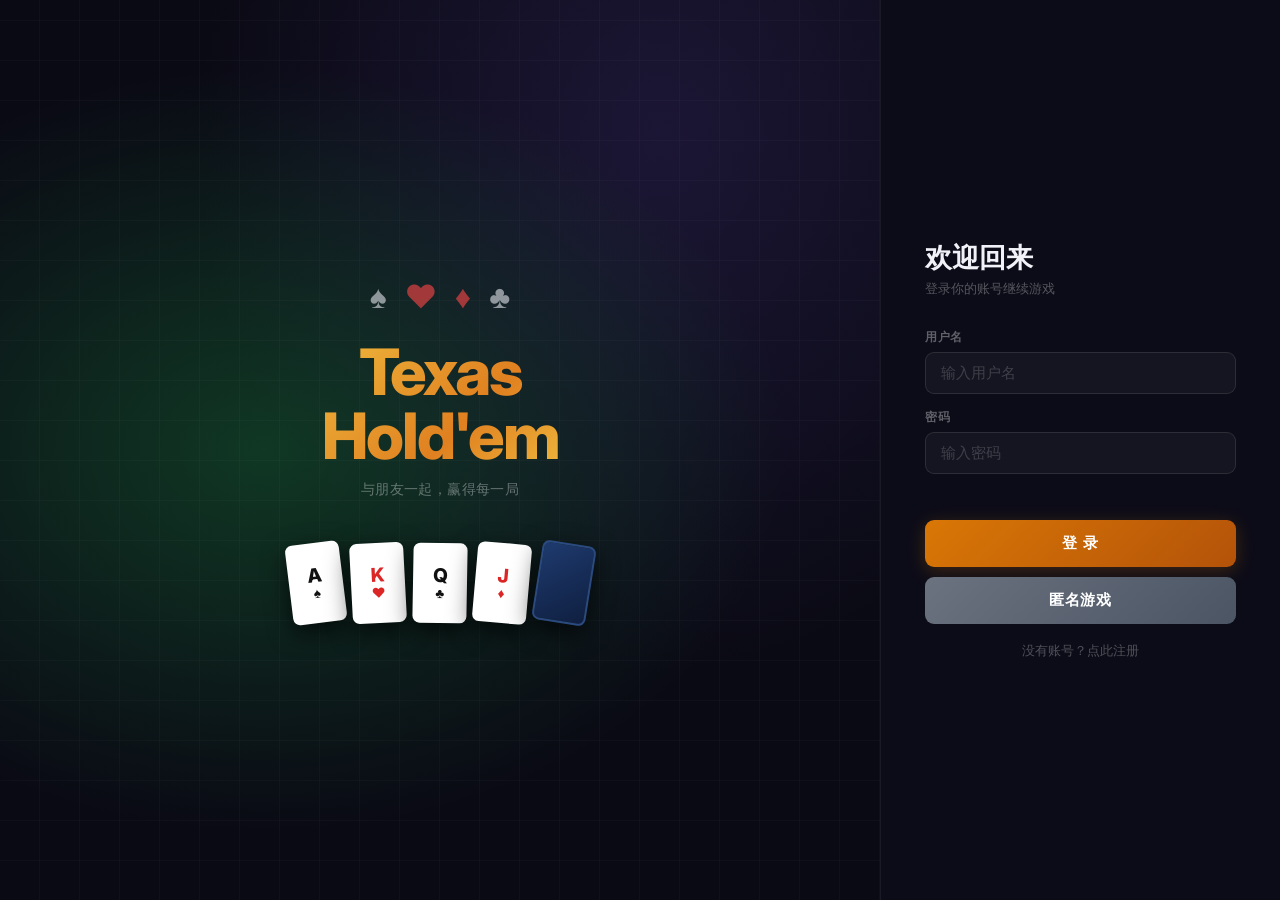
<file: frontend/index.html>
<!DOCTYPE html>
<html lang="zh">
<head>
  <meta charset="UTF-8">
  <meta name="viewport" content="width=device-width, initial-scale=1.0">
  <title>Texas Hold'em</title>
  <link rel="stylesheet" href="style.css">
</head>
<body>

<!-- Auth -->
<div class="auth-overlay" id="authOverlay">
  <div class="auth-visual">
    <div class="auth-visual-inner">
      <div class="av-suits">
        <span class="av-suit black">♠</span>
        <span class="av-suit red">♥</span>
        <span class="av-suit red">♦</span>
        <span class="av-suit black">♣</span>
      </div>
      <h1 class="av-title">Texas<br>Hold'em</h1>
      <p class="av-sub">与朋友一起，赢得每一局</p>
      <div class="av-cards">
        <div class="av-card black">A<span>♠</span></div>
        <div class="av-card red">K<span>♥</span></div>
        <div class="av-card black">Q<span>♣</span></div>
        <div class="av-card red">J<span>♦</span></div>
        <div class="av-card back"></div>
      </div>
    </div>
  </div>
  <div class="auth-form-panel">
    <div class="auth-box">
      <h2 id="authTitle">欢迎回来</h2>
      <p class="auth-hint" id="authSub">登录你的账号继续游戏</p>
      <div class="auth-field">
        <label>用户名</label>
        <input type="text" id="authUsername" placeholder="输入用户名" maxlength="16" autocomplete="username">
      </div>
      <div class="auth-field">
        <label>密码</label>
        <input type="password" id="authPassword" placeholder="输入密码" maxlength="32" autocomplete="current-password">
      </div>
      <div class="auth-error" id="authError"></div>
      <button class="auth-btn" id="authBtn" onclick="doAuth()">登 录</button>
      <button class="auth-btn" style="margin-top:10px;background:linear-gradient(135deg,#6b7280,#4b5563);box-shadow:none" onclick="doAnonymous()">匿名游戏</button>
      <div class="auth-toggle" id="authToggle" onclick="toggleAuthMode()">没有账号？点此注册</div>
    </div>
  </div>
</div>

<!-- Lobby -->
<div class="lobby" id="lobbyPage" style="display:none">
  <div class="lobby-hero">
    <h1>♠ Texas Hold'em ♦</h1>
    <p class="subtitle">在线多人德州扑克</p>
  </div>

  <!-- User bar -->
  <div class="user-bar">
    <div class="avatar" id="ubarAvatar">-</div>
    <div class="uinfo">
      <div class="uname" id="ubarName">-</div>
      <div class="ustats" id="ubarStats"></div>
    </div>
    <div class="chips-badge" id="ubarChips">-</div>
    <button class="btn btn-ghost btn-sm" onclick="location.href='profile.html'">我的</button>
    <button class="logout-btn" onclick="logout()">退出</button>
  </div>

  <!-- Rejoin banner -->
  <div class="rejoin-banner" id="rejoinBanner">
    <span>⚡ 你还有一局进行中</span>
    <div class="rbtns">
      <button class="btn btn-green btn-sm" onclick="rejoinGame()">重新连线</button>
      <button class="btn btn-ghost btn-sm" onclick="dismissRejoin()">忽略</button>
    </div>
  </div>

  <!-- Create / Join -->
  <div class="cards-row">
    <div class="card-box">
      <div class="box-title">♦ 创建房间</div>
      <div class="form-row">
        <label>座位数</label>
        <select id="maxPlayers">
          <option value="2">2 人</option>
          <option value="4">4 人</option>
          <option value="6" selected>6 人</option>
          <option value="9">9 人</option>
        </select>
      </div>
      <div class="form-row">
        <label>小盲注</label>
        <input type="number" id="smallBlind" value="10" min="1" max="500">
      </div>
      <div class="form-row">
        <label>初始筹码</label>
        <input type="number" id="startingChips" value="1000" min="100" max="100000" step="100">
      </div>
      <button class="btn btn-green btn-block" onclick="createRoom()">创 建 房 间</button>
    </div>
    <div class="card-box">
      <div class="box-title">♣ 加入房间</div>
      <div class="form-row">
        <label>房间号</label>
        <input type="text" class="room-input" id="joinRoomId" placeholder="输入房间号" maxlength="8">
      </div>
      <button class="btn btn-blue btn-block" onclick="joinRoom()" style="margin-top:28px">加 入 房 间</button>
    </div>
  </div>

  <!-- Room list -->
  <div class="section-card">
    <div class="sec-header">
      <span class="sec-title">当前房间</span>
      <button class="btn btn-ghost btn-sm" onclick="loadRooms()">刷新</button>
    </div>
    <div style="overflow-x:auto;-webkit-overflow-scrolling:touch">
    <table style="min-width:480px">
      <thead><tr><th>房间号</th><th>人数</th><th>盲注</th><th>初始筹码</th><th>状态</th><th></th></tr></thead>
      <tbody id="roomTbody">
        <tr><td colspan="6" style="color:var(--muted);text-align:center;padding:18px">加载中...</td></tr>
      </tbody>
    </table>
    </div>
  </div>

  <!-- Leaderboard -->
  <div class="section-card" id="leaderboardSection">
    <div class="sec-header">
      <span class="sec-title">🏆 排行榜</span>
    </div>
    <div style="overflow-x:auto;-webkit-overflow-scrolling:touch">
    <table style="min-width:480px">
      <thead><tr><th>#</th><th>玩家</th><th>筹码</th><th>胜/总局</th><th>总赢</th><th>最大底池</th></tr></thead>
      <tbody id="lbTbody">
        <tr><td colspan="6" style="color:var(--muted);text-align:center;padding:18px">加载中...</td></tr>
      </tbody>
    </table>
    </div>
  </div>

  <!-- Hand history preview -->
  <div class="section-card">
    <div class="sec-header">
      <span class="sec-title">🃏 最近对局</span>
      <button class="btn btn-ghost btn-sm" onclick="location.href='profile.html'">查看全部 →</button>
    </div>
    <div id="myHandsList" style="color:var(--muted);text-align:center;padding:18px">加载中...</div>
  </div>
</div>

<script src="js/lobby.js"></script>
</body>
</html>
</file>
<file: frontend/style.css>
@import url('https://fonts.googleapis.com/css2?family=Inter:wght@400;500;600;700;800&display=swap');

*, *::before, *::after { box-sizing: border-box; margin: 0; padding: 0; }

:root {
  --bg:       #0d0d14;
  --bg2:      #111118;
  --surface:  #18182a;
  --surface2: #1e1e30;
  --border:   #2a2a40;
  --gold:     #f0c040;
  --green:    #22c55e;
  --red:      #ef4444;
  --blue:     #3b82f6;
  --purple:   #a855f7;
  --text:     #e2e2f0;
  --muted:    #777;
  --r:        10px;
}

body { font-family: 'Inter', 'PingFang SC', 'Microsoft YaHei', sans-serif; background: var(--bg); color: var(--text); min-height: 100vh; }

::-webkit-scrollbar { width: 5px; }
::-webkit-scrollbar-track { background: var(--bg2); }
::-webkit-scrollbar-thumb { background: var(--border); border-radius: 3px; }

/* ─── AUTH ─── */
.auth-overlay {
  position: fixed; inset: 0; display: flex; z-index: 100;
}
.auth-visual {
  flex: 1; display: flex; align-items: center; justify-content: center;
  padding: 60px;
  background:
    radial-gradient(ellipse at 30% 50%, rgba(22,101,52,.5) 0%, transparent 60%),
    radial-gradient(ellipse at 75% 15%, rgba(127,90,240,.15) 0%, transparent 50%),
    #0a0a14;
  position: relative; overflow: hidden;
}
.auth-visual::before {
  content:''; position:absolute; inset:0;
  background: repeating-linear-gradient(0deg, transparent, transparent 39px, rgba(255,255,255,.025) 39px, rgba(255,255,255,.025) 40px),
              repeating-linear-gradient(90deg, transparent, transparent 39px, rgba(255,255,255,.025) 39px, rgba(255,255,255,.025) 40px);
}
.auth-visual-inner { position:relative; z-index:1; text-align:center; }

.av-suits { display:flex; gap:18px; justify-content:center; margin-bottom:24px; }
.av-suit { font-size:2rem; opacity:.65; animation: float 3s ease-in-out infinite; }
.av-suit:nth-child(2) { animation-delay:.3s; }
.av-suit:nth-child(3) { animation-delay:.6s; }
.av-suit:nth-child(4) { animation-delay:.9s; }
.av-suit.red { color:#ef4444; }
.av-suit.black { color:#d1d5db; }
@keyframes float { 0%,100%{transform:translateY(0)} 50%{transform:translateY(-7px)} }

.av-title {
  font-size:4rem; font-weight:800; line-height:1; letter-spacing:-2px;
  background: linear-gradient(135deg,#f0c040,#e08020 60%,#f0c040);
  -webkit-background-clip:text; -webkit-text-fill-color:transparent; background-clip:text;
  margin-bottom:12px;
}
.av-sub { color:rgba(255,255,255,.35); font-size:.9rem; letter-spacing:.4px; margin-bottom:44px; }

.av-cards { display:flex; gap:8px; justify-content:center; align-items:flex-end; }
.av-card {
  width:54px; height:80px; border-radius:7px;
  display:flex; flex-direction:column; align-items:center; justify-content:center;
  font-size:1.2rem; font-weight:800; line-height:1; gap:2px;
  box-shadow:0 8px 24px rgba(0,0,0,.7); background:#fff; transition:transform .25s;
}
.av-card span { font-size:.85rem; }
.av-card.red { color:#dc2626; }
.av-card.black { color:#111; }
.av-card.back { background:linear-gradient(145deg,#1e3a6e,#0f1f40); border:2px solid #2a4a80; }
.av-card:nth-child(1) { transform:rotate(-7deg); } .av-card:nth-child(1):hover { transform:rotate(-7deg) translateY(-10px); }
.av-card:nth-child(2) { transform:rotate(-3deg); } .av-card:nth-child(2):hover { transform:rotate(-3deg) translateY(-10px); }
.av-card:nth-child(3) { transform:rotate(1deg);  } .av-card:nth-child(3):hover { transform:rotate(1deg)  translateY(-10px); }
.av-card:nth-child(4) { transform:rotate(5deg);  } .av-card:nth-child(4):hover { transform:rotate(5deg)  translateY(-10px); }
.av-card:nth-child(5) { transform:rotate(9deg);  } .av-card:nth-child(5):hover { transform:rotate(9deg)  translateY(-10px); }

.auth-form-panel {
  width:400px; flex-shrink:0; background:#0c0c18;
  border-left:1px solid rgba(255,255,255,.06);
  display:flex; align-items:center; justify-content:center;
  padding:56px 44px;
}
.auth-box { width:100%; }
.auth-box h2 { font-size:1.7rem; font-weight:700; color:#f1f1f8; margin-bottom:4px; }
.auth-hint { color:rgba(255,255,255,.3); font-size:.83rem; margin-bottom:32px; }

.auth-field { margin-bottom:16px; }
.auth-field label { display:block; font-size:.72rem; font-weight:600; color:rgba(255,255,255,.35); text-transform:uppercase; letter-spacing:.7px; margin-bottom:7px; }
.auth-field input {
  width:100%; padding:12px 15px;
  background:rgba(255,255,255,.04); border:1px solid rgba(255,255,255,.1);
  border-radius:9px; color:#f1f1f8; font-size:.93rem; outline:none;
  transition:border-color .2s,box-shadow .2s;
}
.auth-field input::placeholder { color:rgba(255,255,255,.18); }
.auth-field input:focus { border-color:var(--gold); box-shadow:0 0 0 3px rgba(240,192,64,.1); }

.auth-error { color:#f87171; font-size:.8rem; min-height:18px; margin-bottom:12px; }
.auth-btn {
  width:100%; padding:13px; border:none; border-radius:9px;
  background:linear-gradient(135deg,#d97706,#b45309);
  color:#fff; font-size:.95rem; font-weight:700; letter-spacing:.8px;
  cursor:pointer; transition:filter .2s,transform .1s;
  box-shadow:0 4px 18px rgba(217,119,6,.25);
}
.auth-btn:hover { filter:brightness(1.1); }
.auth-btn:active { transform:scale(.98); }
.auth-toggle { color:rgba(255,255,255,.28); cursor:pointer; font-size:.82rem; margin-top:18px; text-align:center; transition:color .2s; }
.auth-toggle:hover { color:var(--gold); }

@media (max-width:700px) {
  .auth-visual { display:none; }
  .auth-form-panel { width:100%; padding:48px 28px; }
}

/* ─── LOBBY ─── */
.lobby { max-width:880px; margin:0 auto; padding:32px 20px 60px; }

.lobby-hero { text-align:center; margin-bottom:28px; }
.lobby-hero h1 {
  font-size:2.2rem; font-weight:800; letter-spacing:2px;
  background:linear-gradient(135deg,var(--gold),#e08020);
  -webkit-background-clip:text; -webkit-text-fill-color:transparent; background-clip:text;
  margin-bottom:4px;
}
.lobby-hero .subtitle { color:var(--muted); font-size:.85rem; }

/* User bar */
.user-bar {
  display:flex; flex-direction:row; align-items:center; gap:14px;
  background:var(--surface); border:1px solid var(--border);
  border-radius:var(--r); padding:12px 18px; margin-bottom:20px;
}
.user-bar .avatar {
  width:36px; height:36px; border-radius:50%; flex-shrink:0;
  background:linear-gradient(135deg,#7f5af0,#3b82f6);
  display:flex; align-items:center; justify-content:center;
  font-weight:700; font-size:.95rem; color:#fff;
}
.user-bar .uinfo { flex:1; min-width:0; }
.user-bar .uinfo .uname { font-weight:600; font-size:.92rem; }
.user-bar .uinfo .ustats { font-size:.73rem; color:var(--muted); margin-top:2px; }
.chips-badge {
  background:rgba(240,192,64,.1); border:1px solid rgba(240,192,64,.25);
  border-radius:20px; padding:4px 12px; color:var(--gold);
  font-weight:700; font-size:.87rem; white-space:nowrap;
}
.logout-btn {
  background:none; border:1px solid var(--border); border-radius:7px;
  color:var(--muted); cursor:pointer; padding:5px 12px; font-size:.78rem;
  transition:border-color .2s,color .2s; white-space:nowrap; flex-shrink:0;
}
.logout-btn:hover { border-color:var(--red); color:var(--red); }

/* Rejoin banner */
.rejoin-banner {
  display:none; flex-direction:row; align-items:center; justify-content:space-between;
  gap:12px;
  background:rgba(34,197,94,.06); border:1px solid rgba(34,197,94,.3);
  border-radius:var(--r); padding:11px 18px; margin-bottom:16px;
}
.rejoin-banner.show { display:flex; }
.rejoin-banner > span { color:var(--green); font-weight:500; font-size:.88rem; }
.rejoin-banner .rbtns { display:flex; gap:8px; flex-shrink:0; }

/* Grid */
.cards-row { display:grid; grid-template-columns:1fr 1fr; gap:14px; margin-bottom:16px; }

/* Card box */
.card-box { background:var(--surface); border:1px solid var(--border); border-radius:var(--r); padding:22px; }
.card-box .box-title { font-size:.92rem; font-weight:600; color:var(--gold); margin-bottom:16px; }

.form-row { margin-bottom:13px; }
.form-row label { display:block; font-size:.74rem; color:var(--muted); margin-bottom:5px; text-transform:uppercase; letter-spacing:.4px; }
.form-row select,
.form-row input[type=number],
.form-row input[type=text] {
  width:100%; padding:9px 11px; background:var(--bg2); border:1px solid var(--border);
  border-radius:7px; color:var(--text); font-size:.88rem; outline:none; transition:border-color .2s;
}
.form-row select:focus, .form-row input:focus { border-color:var(--gold); }

/* Section card */
.section-card { background:var(--surface); border:1px solid var(--border); border-radius:var(--r); padding:18px 22px; margin-bottom:14px; }
.section-card .sec-header {
  display:flex; align-items:center; justify-content:space-between;
  margin-bottom:14px;
}
.section-card .sec-title { font-size:.92rem; font-weight:600; color:var(--gold); }

/* ─── BUTTONS ─── */
/* Base: auto width (use .btn-block for full-width) */
.btn {
  display:inline-flex; align-items:center; justify-content:center;
  padding:10px 20px; border:none; border-radius:8px;
  cursor:pointer; font-size:.88rem; font-weight:600;
  transition:filter .15s,transform .1s; letter-spacing:.2px;
  white-space:nowrap;
}
.btn:hover { filter:brightness(1.1); }
.btn:active { transform:scale(.97); }
.btn-block { width:100%; margin-top:8px; }

.btn-green  { background:linear-gradient(135deg,#16a34a,#15803d); color:#fff; }
.btn-blue   { background:linear-gradient(135deg,#2563eb,#1d4ed8); color:#fff; }
.btn-gold   { background:linear-gradient(135deg,#d97706,#b45309); color:#fff; }
.btn-fold   { background:linear-gradient(135deg,#dc2626,#b91c1c); color:#fff; }
.btn-check  { background:linear-gradient(135deg,#16a34a,#15803d); color:#fff; }
.btn-call   { background:linear-gradient(135deg,#2563eb,#1d4ed8); color:#fff; }
.btn-raise  { background:linear-gradient(135deg,#7c3aed,#6d28d9); color:#fff; }
.btn-allin  { background:linear-gradient(135deg,#ea580c,#c2410c); color:#fff; }
.btn-ready  { background:linear-gradient(135deg,#16a34a,#15803d); color:#fff; }
.btn-ghost  { background:rgba(255,255,255,.05); border:1px solid var(--border); color:var(--muted); }
.btn-sm     { padding:4px 12px; font-size:.76rem; border-radius:6px; }
.btn-xs     { padding:3px 9px; font-size:.73rem; border-radius:5px; }

/* Table */
table { width:100%; border-collapse:collapse; }
thead tr { border-bottom:1px solid var(--border); }
th { padding:9px 12px; text-align:left; font-size:.73rem; font-weight:600; color:var(--muted); text-transform:uppercase; letter-spacing:.4px; }
td { padding:10px 12px; font-size:.86rem; border-bottom:1px solid rgba(255,255,255,.04); }
tbody tr:last-child td { border-bottom:none; }
tbody tr:hover td { background:rgba(255,255,255,.025); }

.badge { display:inline-flex; align-items:center; padding:2px 9px; border-radius:20px; font-size:.73rem; font-weight:600; }
.badge-wait { background:rgba(34,197,94,.12); color:var(--green); border:1px solid rgba(34,197,94,.25); }
.badge-play { background:rgba(239,68,68,.12); color:var(--red);   border:1px solid rgba(239,68,68,.25); }

/* Hand history */
.hand-item {
  background: var(--bg2); border: 1px solid var(--border);
  border-radius: 9px; padding: 14px 16px; margin-bottom: 8px;
  transition: border-color .15s;
}
.hand-item:hover { border-color: #3a3a58; }
.hand-item:last-child { margin-bottom: 0; }

.hand-header {
  display: flex; align-items: center; justify-content: space-between;
  margin-bottom: 10px;
}
.hand-room { font-size: .74rem; color: var(--muted); }
.hand-result {
  display: flex; align-items: center; gap: 10px;
}
.hand-pot { font-size: .74rem; color: var(--muted); }
.hand-net {
  font-size: .85rem; font-weight: 700; min-width: 52px; text-align: right;
}
.hand-net.win  { color: var(--green); }
.hand-net.loss { color: var(--red); }
.hand-net.even { color: var(--muted); }

.hand-community { display: flex; gap: 4px; margin-bottom: 10px; flex-wrap: wrap; }
.mini-card {
  display: inline-flex; align-items: center; justify-content: center;
  background: #fff; border-radius: 4px; padding: 1px 5px;
  font-size: .8rem; font-weight: 800; line-height: 1.6;
  box-shadow: 0 1px 4px rgba(0,0,0,.4);
}
.mini-card.red { color: #dc2626; }
.mini-card.black { color: #111; }

.hand-players { display: flex; flex-wrap: wrap; gap: 5px; }
.player-tag {
  display: inline-flex; align-items: center; gap: 4px;
  padding: 3px 9px; border-radius: 20px; font-size: .75rem;
  border: 1px solid var(--border); background: rgba(255,255,255,.04);
  color: var(--muted);
}
.player-tag.is-me     { border-color: rgba(240,192,64,.4); background: rgba(240,192,64,.08); color: var(--gold); font-weight: 600; }
.player-tag.is-winner { border-color: rgba(34,197,94,.35); background: rgba(34,197,94,.08); color: var(--green); }
.player-tag.is-me.is-winner { border-color: var(--gold); background: rgba(240,192,64,.15); color: var(--gold); font-weight: 700; }
.player-tag.is-folded { opacity: .5; }

/* Join room input */
input[type=text].room-input {
  width:100%; padding:9px 11px; background:var(--bg2); border:1px solid var(--border);
  border-radius:7px; color:var(--text); font-size:.88rem; outline:none; transition:border-color .2s;
}
input[type=text].room-input:focus { border-color:var(--gold); }

/* ─── GAME ─── */
.game-wrap {
  height:100vh; display:flex; flex-direction:column; overflow:hidden;
  background:radial-gradient(ellipse at 50% 25%, #0d2017 0%, var(--bg) 65%);
}

.game-header {
  display:flex; align-items:center; justify-content:space-between;
  padding:8px 16px; gap:12px;
  background:rgba(0,0,0,.6); border-bottom:1px solid var(--border);
  flex-shrink:0;
}
.hdr-info { font-size:.8rem; color:var(--muted); }
.hdr-info strong { color:var(--gold); }
.hdr-pot {
  background:rgba(240,192,64,.1); border:1px solid rgba(240,192,64,.2);
  border-radius:20px; padding:4px 14px;
  color:var(--gold); font-weight:700; font-size:.85rem;
}
.hdr-actions { display:flex; align-items:center; gap:6px; }

.table-area {
  flex:1; display:flex; align-items:center; justify-content:center;
  padding:16px; overflow:hidden;
}

.felt {
  width:100%; max-width:820px;
  aspect-ratio:16/9;
  background:radial-gradient(ellipse at center,#1a5c34 0%,#0f3d22 55%,#0a2d18 100%);
  border-radius:50%; border:12px solid #5a3d1a;
  box-shadow:0 0 0 3px #7a5528, 0 0 60px rgba(0,0,0,.9), inset 0 0 50px rgba(0,0,0,.4);
  position:relative; display:flex; flex-direction:column;
  align-items:center; justify-content:center;
}

.community-area { display:flex; gap:7px; margin-bottom:7px; }
.pot-display {
  color:var(--gold); font-weight:700; font-size:.92rem;
  background:rgba(0,0,0,.45); border-radius:20px; padding:2px 12px;
}

/* Cards */
.card {
  width:50px; height:72px; border-radius:7px;
  display:flex; align-items:center; justify-content:center;
  font-size:.88rem; font-weight:800; flex-direction:column; line-height:1; gap:1px;
  box-shadow:0 3px 10px rgba(0,0,0,.6); user-select:none;
}
.card-back { background:linear-gradient(145deg,#1e3a6e,#0f1f40); border:2px solid #2a4a80; }
.card-face { background:#fff; border:2px solid #ddd; }
.card-face.red { color:#dc2626; }
.card-face.black { color:#111; }

/* Seats */
.seats { position:absolute; inset:0; }
.seat {
  position:absolute; display:flex; flex-direction:column;
  align-items:center; gap:4px; transform:translate(-50%,-50%);
}
.seat-info {
  background:rgba(8,8,18,.88); border:1px solid var(--border);
  border-radius:9px; padding:5px 11px; text-align:center; min-width:88px;
}
.seat-name  { font-size:.76rem; color:var(--text); font-weight:500; }
.seat-chips { font-size:.8rem; color:var(--gold); font-weight:700; }
.seat-bet   { font-size:.7rem; color:var(--muted); }
.seat-cards { display:flex; gap:3px; }
.seat-cards .card { width:32px; height:46px; font-size:.65rem; }

.seat.active .seat-info  { border-color:var(--gold); box-shadow:0 0 14px rgba(240,192,64,.35); }
.seat.folded .seat-info  { opacity:.38; }
.seat.you    .seat-info  { border-color:var(--green); }
.seat.disconnected .seat-info { border-color:#ef4444; opacity:.6; }

.dealer-chip {
  display:inline-flex; align-items:center; justify-content:center;
  background:#fff; color:#000; border-radius:50%; width:16px; height:16px;
  font-size:.58rem; font-weight:900; margin-left:4px;
}

/* Action bar */
.action-bar {
  background:rgba(5,5,12,.9); border-top:1px solid var(--border);
  padding:12px 18px; flex-shrink:0;
}
.status-msg { text-align:center; color:var(--muted); font-size:.85rem; margin-bottom:8px; }
.your-hand { display:flex; gap:7px; justify-content:center; margin-bottom:10px; }
.your-hand .card { width:50px; height:72px; font-size:.9rem; }

.action-buttons { display:flex; gap:8px; justify-content:center; flex-wrap:wrap; }
.action-buttons .btn { padding:9px 20px; }

.timer-bar { height:3px; background:var(--border); border-radius:2px; margin:0 auto 8px; max-width:280px; overflow:hidden; }
.timer-fill { height:100%; background:var(--gold); transition:width 1s linear; }

.raise-input { display:flex; align-items:center; gap:7px; }
.raise-input input { width:85px; padding:8px 10px; background:var(--bg2); border:1px solid var(--border); border-radius:7px; color:var(--text); font-size:.85rem; outline:none; }

/* Chat */
.chat-area {
  background:rgba(4,4,10,.8); border-top:1px solid var(--border);
  padding:7px 14px 9px; max-height:120px; display:flex; flex-direction:column; flex-shrink:0;
}
.chat-messages { flex:1; overflow-y:auto; font-size:.78rem; color:#bbb; margin-bottom:5px; }
.chat-messages p { margin:2px 0; }
.chat-messages .from { color:var(--gold); font-weight:600; }
.chat-input-row { display:flex; gap:7px; }
.chat-input-row input {
  flex:1; padding:6px 10px; background:rgba(255,255,255,.05);
  border:1px solid var(--border); border-radius:6px; color:var(--text);
  font-size:.8rem; outline:none;
}
.chat-input-row input:focus { border-color:var(--border); }
.chat-send-btn {
  padding:6px 12px; background:rgba(255,255,255,.07); border:1px solid var(--border);
  border-radius:6px; color:var(--muted); cursor:pointer; font-size:.78rem;
  transition:background .2s;
}
.chat-send-btn:hover { background:rgba(255,255,255,.12); }

/* Showdown */
.showdown-overlay {
  position:fixed; inset:0;
  background:rgba(0,0,0,.8); z-index:100;
  display:flex; align-items:center; justify-content:center; backdrop-filter:blur(4px);
  opacity:0; pointer-events:none; visibility:hidden;
  transition:opacity .35s ease, visibility 0s .35s;
}
.showdown-overlay.active {
  opacity:1; pointer-events:auto; visibility:visible;
  transition:opacity .35s ease, visibility 0s 0s;
}
.showdown-box {
  background:var(--surface2); border:1px solid var(--border);
  border-radius:16px; padding:28px 32px; min-width:340px; max-width:520px;
  text-align:center; box-shadow:0 24px 48px rgba(0,0,0,.6);
  transform:scale(.85) translateY(20px); transition:transform .35s ease;
}
.showdown-overlay.active .showdown-box { transform:scale(1) translateY(0); }
.showdown-box h2 { color:var(--gold); margin-bottom:14px; font-size:1rem; }

.result-row {
  display:flex; align-items:center; gap:10px;
  padding:9px 11px; border-radius:9px; margin-bottom:7px;
  background:rgba(255,255,255,.04);
}
.result-row.winner { background:rgba(240,192,64,.08); border:1px solid rgba(240,192,64,.22); }
.result-row .rname { flex:1; text-align:left; font-weight:600; font-size:.87rem; }
.result-row .rhand { color:var(--muted); font-size:.78rem; }
.result-row .rwon  { color:var(--green); font-weight:700; min-width:60px; text-align:right; font-size:.87rem; }

/* Profile / History page */
.page-wrap { max-width:860px; margin:0 auto; padding:32px 20px 60px; }
.page-header {
  display:flex; align-items:center; gap:14px; margin-bottom:28px;
}
.back-btn {
  background:rgba(255,255,255,.06); border:1px solid var(--border);
  border-radius:8px; padding:7px 14px; color:var(--muted);
  cursor:pointer; font-size:.82rem; transition:background .2s;
}
.back-btn:hover { background:rgba(255,255,255,.1); color:var(--text); }
.page-title { font-size:1.3rem; font-weight:700; color:var(--text); }

.profile-card {
  background:var(--surface); border:1px solid var(--border);
  border-radius:var(--r); padding:24px; margin-bottom:16px;
  display:flex; align-items:center; gap:20px;
}
.profile-avatar {
  width:64px; height:64px; border-radius:50%; flex-shrink:0;
  background:linear-gradient(135deg,#7f5af0,#3b82f6);
  display:flex; align-items:center; justify-content:center;
  font-weight:800; font-size:1.6rem; color:#fff;
}
.profile-info h2 { font-size:1.2rem; font-weight:700; margin-bottom:4px; }
.profile-info .chips { color:var(--gold); font-weight:700; font-size:1rem; }

.stats-grid { display:grid; grid-template-columns:repeat(4,1fr); gap:12px; margin-bottom:16px; }
.stat-box { background:var(--surface); border:1px solid var(--border); border-radius:var(--r); padding:16px; text-align:center; }
.stat-box .stat-val { font-size:1.4rem; font-weight:800; color:var(--gold); }
.stat-box .stat-lbl { font-size:.73rem; color:var(--muted); margin-top:3px; }

/* ─── ANIMATIONS ─── */

/* Card dealing */
@keyframes dealCard {
  0%   { opacity:0; transform:scale(.3) translateY(-60px) rotate(-15deg); }
  60%  { opacity:1; transform:scale(1.08) translateY(2px) rotate(2deg); }
  100% { opacity:1; transform:scale(1) translateY(0) rotate(0); }
}
.card.deal-anim {
  animation: dealCard .4s cubic-bezier(.17,.67,.35,1.2) both;
}

/* Card flip (community cards) */
.card-flip-container {
  perspective: 600px;
  display:inline-block;
}
.card-flip-inner {
  position:relative;
  transform-style:preserve-3d;
  transition: transform .5s ease;
}
.card-flip-inner.flipped {
  transform: rotateY(180deg);
}
.card-flip-front, .card-flip-back {
  backface-visibility: hidden;
}
.card-flip-back {
  position:absolute; inset:0;
  transform: rotateY(0deg);
}
.card-flip-front {
  transform: rotateY(180deg);
}

/* Chip flying to pot */
@keyframes chipToPot {
  0%   { opacity:1; transform:translate(0,0) scale(1); }
  70%  { opacity:1; }
  100% { opacity:0; transform:translate(var(--dx), var(--dy)) scale(.5); }
}
.chip-token {
  position:absolute; z-index:50; pointer-events:none;
  width:22px; height:22px; border-radius:50%;
  background:linear-gradient(135deg,#f0c040,#d4a020);
  border:2px solid #b8860b;
  box-shadow:0 2px 8px rgba(0,0,0,.5);
  display:flex; align-items:center; justify-content:center;
  font-size:.5rem; font-weight:900; color:#5a3d00;
  animation: chipToPot .6s ease-in both;
}

/* Pot to winner */
@keyframes chipToWinner {
  0%   { opacity:0; transform:translate(var(--dx), var(--dy)) scale(.5); }
  30%  { opacity:1; }
  100% { opacity:1; transform:translate(0,0) scale(1); }
}
.chip-win {
  position:absolute; z-index:50; pointer-events:none;
  width:22px; height:22px; border-radius:50%;
  background:linear-gradient(135deg,#f0c040,#d4a020);
  border:2px solid #b8860b;
  box-shadow:0 2px 8px rgba(0,0,0,.5);
  animation: chipToWinner .6s ease-out both;
}

/* Winner seat glow pulse */
@keyframes winnerGlow {
  0%,100% { box-shadow:0 0 14px rgba(240,192,64,.35); }
  50%     { box-shadow:0 0 30px rgba(240,192,64,.7), 0 0 60px rgba(240,192,64,.3); }
}
.seat.winner .seat-info {
  border-color:var(--gold);
  animation: winnerGlow 1s ease-in-out 3;
}

/* Showdown result rows stagger */
@keyframes resultSlideIn {
  from { opacity:0; transform:translateX(-20px); }
  to   { opacity:1; transform:translateX(0); }
}
.result-row {
  display:flex; align-items:center; gap:10px;
  padding:9px 11px; border-radius:9px; margin-bottom:7px;
  background:rgba(255,255,255,.04);
  animation: resultSlideIn .3s ease both;
}

/* ─── EMOJI INTERACTIONS ─── */

.emoji-trigger {
  background:none; border:1px solid var(--border); border-radius:6px;
  color:var(--muted); cursor:pointer; padding:6px 10px; font-size:1rem;
  transition:background .2s, border-color .2s;
  position:relative;
}
.emoji-trigger:hover { background:rgba(255,255,255,.08); border-color:var(--gold); }

.emoji-panel {
  display:none; position:absolute; bottom:100%; left:50%; transform:translateX(-50%);
  background:var(--surface2); border:1px solid var(--border); border-radius:12px;
  padding:10px; margin-bottom:8px;
  box-shadow:0 8px 32px rgba(0,0,0,.6);
  z-index:60;
}
.emoji-panel.show { display:flex; flex-wrap:wrap; gap:6px; }
.emoji-panel .emoji-item {
  width:48px; height:48px; border-radius:10px; border:none;
  background:rgba(255,255,255,.06); cursor:pointer;
  display:flex; flex-direction:column; align-items:center; justify-content:center;
  gap:2px; transition:transform .15s, background .15s;
}
.emoji-panel .emoji-item:hover { transform:scale(1.15); background:rgba(255,255,255,.12); }
.emoji-panel .emoji-item span:first-child { font-size:1.4rem; }
.emoji-panel .emoji-item span:last-child { font-size:.5rem; color:var(--muted); }

/* Emoji floating animation */
@keyframes emojiFloat {
  0%   { opacity:0; transform:translate(-50%,-50%) scale(0); }
  15%  { opacity:1; transform:translate(-50%,-50%) scale(1.5); }
  30%  { transform:translate(-50%,-50%) scale(1.2); }
  80%  { opacity:1; transform:translate(-50%,-80%) scale(1.2); }
  100% { opacity:0; transform:translate(-50%,-120%) scale(.8); }
}
.emoji-floating {
  position:fixed; z-index:200; pointer-events:none;
  font-size:3.5rem; filter:drop-shadow(0 4px 8px rgba(0,0,0,.5));
  animation: emojiFloat 2s ease-out forwards;
}

/* Tomato rain */
@keyframes tomatoFall {
  0%   { transform:translateY(-100px) rotate(0deg); opacity:1; }
  80%  { opacity:1; }
  100% { transform:translateY(calc(100vh + 50px)) rotate(720deg); opacity:0; }
}
.emoji-tomato {
  position:fixed; z-index:200; pointer-events:none;
  font-size:2rem;
  animation: tomatoFall 1.2s ease-in forwards;
}

/* Coin fountain */
@keyframes coinFountain {
  0%   { transform:translate(0,0) scale(1); opacity:1; }
  50%  { opacity:1; }
  100% { transform:translate(var(--tx), var(--ty)) scale(.4); opacity:0; }
}
.emoji-coin {
  position:fixed; z-index:200; pointer-events:none;
  font-size:1.5rem;
  animation: coinFountain 1.5s ease-out forwards;
}

/* Confetti */
@keyframes confettiFall {
  0%   { transform:translate(0,0) rotate(0deg); opacity:1; }
  100% { transform:translate(var(--tx), var(--ty)) rotate(var(--rot)); opacity:0; }
}
.confetti-piece {
  position:fixed; z-index:200; pointer-events:none;
  width:8px; height:8px; border-radius:2px;
  animation: confettiFall 1.8s ease-out forwards;
}

/* Emoji effects overlay */
.emoji-effects-layer {
  position:fixed; inset:0; z-index:200; pointer-events:none; overflow:hidden;
}

@media (max-width:600px) {
  .cards-row { grid-template-columns:1fr; }
  .felt { aspect-ratio:unset; min-height:280px; }
  .stats-grid { grid-template-columns:repeat(2,1fr); }
  .auth-visual { display:none; }
  .auth-form-panel { width:100%; padding:44px 24px; }

  /* Game page mobile */
  .game-header { padding:6px 10px; gap:6px; }
  .hdr-info { font-size:.72rem; }
  .hdr-pot { font-size:.76rem; padding:3px 10px; }
  .hdr-actions .btn { padding:6px 10px; font-size:.75rem; }

  .table-area { padding:8px; }
  .felt {
    border-width:6px;
    border-radius:40%;
  }
  .card { width:38px; height:56px; font-size:.75rem; }
  .community-area { gap:4px; }

  .seat-info { min-width:70px; padding:4px 7px; }
  .seat-name  { font-size:.65rem; }
  .seat-chips { font-size:.7rem; }

  .action-bar { padding:8px 10px; }
  .action-buttons .btn { padding:7px 13px; font-size:.8rem; }
  .raise-input input { width:68px; }

  .chat-area { max-height:90px; padding:5px 10px 7px; }
}
</file>
